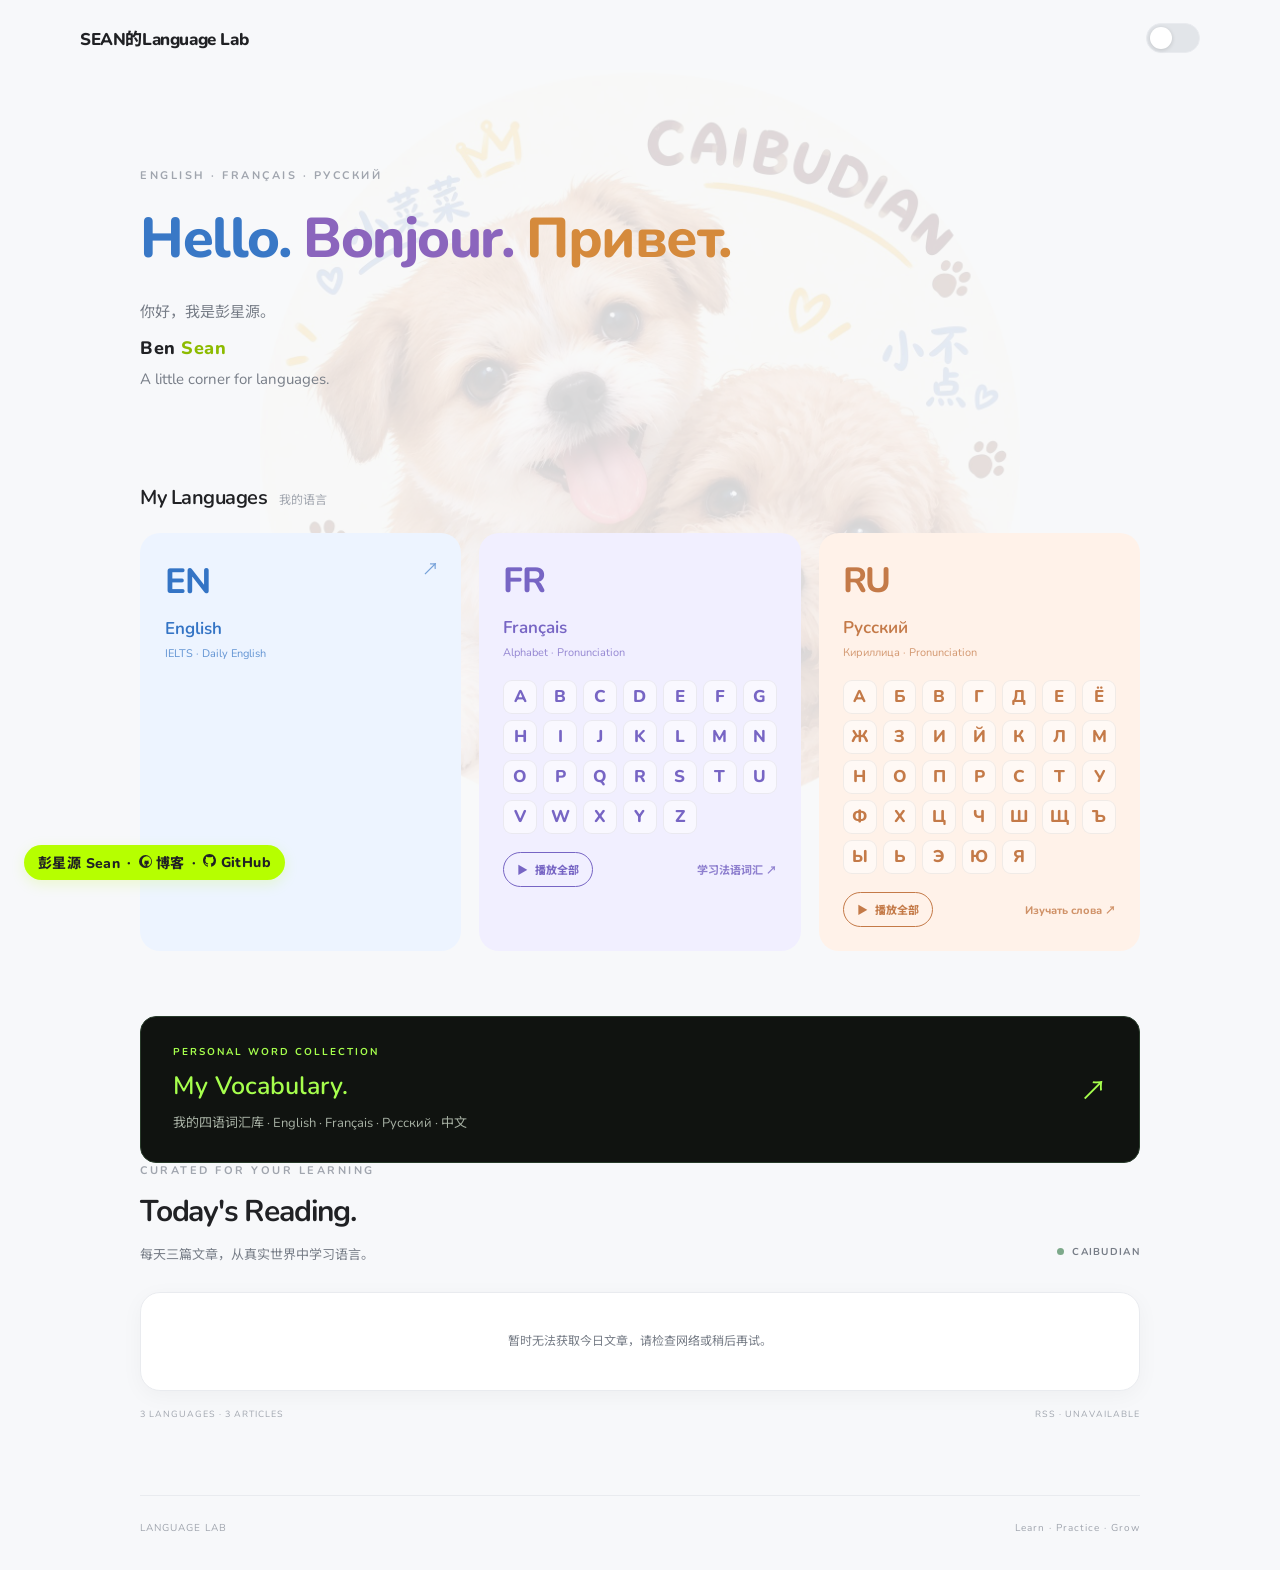
<file: index.html>
<!DOCTYPE html>
<!-- Language Lab 首页：多语言个人学习平台 -->

<html lang="zh-CN">
<head>
  <!-- 一、基础页面设置 -->
  <meta charset="UTF-8">
  <meta name="viewport" content="width=device-width, initial-scale=1.0">
  <meta name="theme-color" content="#ffffff">

  <title> Language Lab | Sean学外语</title>
  <!-- 浏览器标签页图标 -->
  <link rel="icon" type="image/png" href="icon.png">
  <meta name="description" content="A personal space for learning English, French and Russian.">

  <!-- 二、引入页面样式 -->
  <link rel="stylesheet" href="style.css">

<!-- 圆润字体：Noto Sans SC + Nunito -->
<link rel="preconnect" href="https://fonts.googleapis.com">
<link rel="preconnect" href="https://fonts.gstatic.com" crossorigin>
<link href="https://fonts.googleapis.com/css2?family=Nunito:wght@600;700;800&family=Noto+Sans+SC:wght@500;600;700;800&display=swap" rel="stylesheet">

</head>




<body>

  <!-- 三、页面顶部导航 -->
  <header class="site-header">
    <!-- 网站品牌标识 -->
  <a class="brand" href="./">
    <span>SEAN的Language Lab</span>
  </a>

    <!-- 浅色 / 深色主题切换按钮 -->
    <button
      class="theme-toggle"
      id="themeToggle"
      type="button"
      aria-label="切换主题"
    >
      <span id="themeIcon">☾</span>
    </button>
  </header>

  <!-- 四、首页主要内容 -->
  <main class="main-content">

   
  <!-- 欢迎区域 -->
  <section class="hero">
    <p class="eyebrow">ENGLISH · FRANÇAIS · РУССКИЙ</p>

    <h1 class="hero-title">
      <span class="hello-en">Hello.</span>
      <span class="hello-fr">Bonjour.</span>
      <span class="hello-ru">Привет.</span>
    </h1>

    <p class="hero-description">
      你好，我是彭星源。
      <br>
      <span class="hero-name">Ben <span>Sean</span></span>
      <br>
      A little corner for languages.
    </p>
  </section>


  <!-- 五、三种语言入口：字母表朗读与词汇学习 -->

  <section class="language-section">

    <div class="section-heading">
      <h2>My Languages</h2>
      <span>我的语言</span>
    </div>

    <div class="language-grid">

      <!-- 英语：保留原来的词汇库入口 -->
      <a href="vocabulary.html?language=english"
        class="language-card english">

        <span class="language-code">EN</span>
        <span class="language-name">English</span>
        <span class="language-description">IELTS · Daily English</span>
        <span class="card-arrow">↗</span>

      </a>

      <!-- 法语：字母表与发音 -->
      <div class="language-card french alphabet-language-card">

        <span class="language-code">FR</span>
        <span class="language-name">Français</span>
        <span class="language-description">Alphabet · Pronunciation</span>

        <!-- 法语字母由 JavaScript 自动生成 -->
        <div class="alphabet-grid" id="frenchAlphabet"></div>

        <div class="alphabet-actions">

          <button
            class="alphabet-play-button"
            type="button"
            data-play-alphabet="fr">
            <span>▶</span> 播放全部
          </button>

          <a href="vocabulary.html?language=french"
            class="alphabet-study-link">
            学习法语词汇 ↗
          </a>

        </div>

      </div>

      <!-- 俄语：西里尔字母与发音 -->
      <div class="language-card russian alphabet-language-card">

        <span class="language-code">RU</span>
        <span class="language-name">Русский</span>
        <span class="language-description">Кириллица · Pronunciation</span>

        <!-- 俄语字母由 JavaScript 自动生成 -->
        <div class="alphabet-grid" id="russianAlphabet"></div>

        <div class="alphabet-actions">

          <button
            class="alphabet-play-button"
            type="button"
            data-play-alphabet="ru">
            <span>▶</span> 播放全部
          </button>

          <a href="vocabulary.html?language=russian"
            class="alphabet-study-link">
            Изучать слова ↗
          </a>

        </div>

      </div>

    </div>

  </section>



    <!-- 六、个人四语词汇库入口 -->
    <section class="vocabulary-entry-section">
      <a href="vocabulary.html" class="vocabulary-entry">
        <div>
          <p class="eyebrow">PERSONAL WORD COLLECTION</p>
          <h2>My Vocabulary.</h2>
          <p>我的四语词汇库 · English · Français · Русский · 中文</p>
        </div>

        <span class="vocabulary-entry-arrow">↗</span>
      </a>
    </section>

    <!-- 七、每日阅读推荐 -->
    <section class="daily-section">

      <!-- 推荐区域标题 -->
      <div class="daily-heading">
        <div>
          <p class="eyebrow">CURATED FOR YOUR LEARNING</p>
          <h2>Today's Reading.</h2>
          <p class="daily-subtitle">
            每天三篇文章，从真实世界中学习语言。
          </p>
        </div>

        <!-- 保留 CAIBUDIAN 品牌标识 -->
        <div class="daily-brand">
          <span class="daily-brand-dot"></span>
          <span>CAIBUDIAN</span>
        </div>
      </div>

      <!-- 新闻列表：由 JavaScript 从 Worker 动态加载 -->
      <div class="article-list" id="dailyArticles">

        <!-- 初始加载提示 -->
        <div class="daily-loading">
          正在获取今日文章……
        </div>

      </div>

      <!-- 推荐区域底部说明 -->
      <div class="daily-footer">
        <span>3 LANGUAGES · 3 ARTICLES</span>
        <span id="dailyUpdateTime">RSS · LIVE FEED</span>
      </div>

    </section>

  </main>

  <!-- 八、页面底部 -->
  <footer class="site-footer">
    <span>LANGUAGE LAB</span>
    <span>Learn · Practice · Grow</span>
  </footer>

  <!-- 九、引入交互逻辑 -->
  <script src="script.js"></script>

    <!-- 页面左下角个人署名：个人博客 + GitHub 开源仓库 -->
  <div class="personal-signature" aria-label="关于本站作者">
    <span class="signature-name">彭星源 Sean</span>
    <span class="signature-dot" aria-hidden="true">·</span>

    <a
      class="signature-link"
      href="https://pengxingyuan.top"
      target="_blank"
      rel="noopener noreferrer"
      aria-label="访问彭星源的个人博客"
    >
      <svg class="signature-icon" viewBox="0 0 16 16" width="13" height="13" aria-hidden="true" focusable="false">
        <path fill="currentColor" d="M8 0a8 8 0 1 0 0 16A8 8 0 0 0 8 0Zm5.66 3.69a6.6 6.6 0 0 1 1.34 4.03 6.62 6.62 0 0 1-4.24 6.13c-.33.06-.45-.14-.45-.32v-1.2c0-.42-.14-.69-.3-.83 1.03-.11 2.11-.5 2.11-2.28a1.79 1.79 0 0 0-.47-1.24 1.67 1.67 0 0 0-.05-1.23s-.36-.11-1.19.45a4.1 4.1 0 0 0-2.17 0c-.83-.56-1.19-.45-1.19-.45a1.67 1.67 0 0 0-.05 1.23 1.79 1.79 0 0 0-.48 1.25c0 1.77 1.08 2.16 2.11 2.27-.13.12-.25.32-.29.62-.26.12-.9.32-1.29-.38a.94.94 0 0 0-.68-.46s-.43-.01-.03.27c0 0 .29.14.49.66 0 0 .26.85 1.49.58v.83c0 .18-.12.38-.45.32a6.62 6.62 0 0 1-4.24-6.13A6.6 6.6 0 0 1 9.69 1.6a6.6 6.6 0 0 1 3.97 2.09Z"/>
      </svg>
      博客
    </a>

    <span class="signature-dot" aria-hidden="true">·</span>

    <a
      class="signature-link"
      href="https://github.com/pengxingyuan/language-lab"
      target="_blank"
      rel="noopener noreferrer"
      aria-label="在 GitHub 上查看 Language Lab 开源仓库"
    >
      <svg class="signature-icon" viewBox="0 0 16 16" width="13" height="13" aria-hidden="true" focusable="false">
        <path fill="currentColor" d="M8 0C3.58 0 0 3.58 0 8c0 3.54 2.29 6.53 5.47 7.59.4.07.55-.17.55-.38 0-.19-.01-.82-.01-1.49-2.01.37-2.53-.49-2.69-.94-.09-.23-.48-.94-.82-1.13-.28-.15-.68-.52-.01-.53.63-.01 1.08.58 1.23.82.72 1.21 1.87.87 2.33.66.07-.52.28-.87.51-1.07-1.78-.2-3.64-.89-3.64-3.95 0-.87.31-1.59.82-2.15-.08-.2-.36-1.02.08-2.12 0 0 .67-.21 2.2.82.64-.18 1.32-.27 2-.27.68 0 1.36.09 2 .27 1.53-1.04 2.2-.82 2.2-.82.44 1.1.16 1.92.08 2.12.51.56.82 1.27.82 2.15 0 3.07-1.87 3.75-3.65 3.95.29.25.54.73.54 1.48 0 1.07-.01 1.93-.01 2.2 0 .21.15.46.55.38A8.01 8.01 0 0 0 16 8c0-4.42-3.58-8-8-8Z"/>
      </svg>
      GitHub
    </a>
  </div>


</body>
</html>
</file>
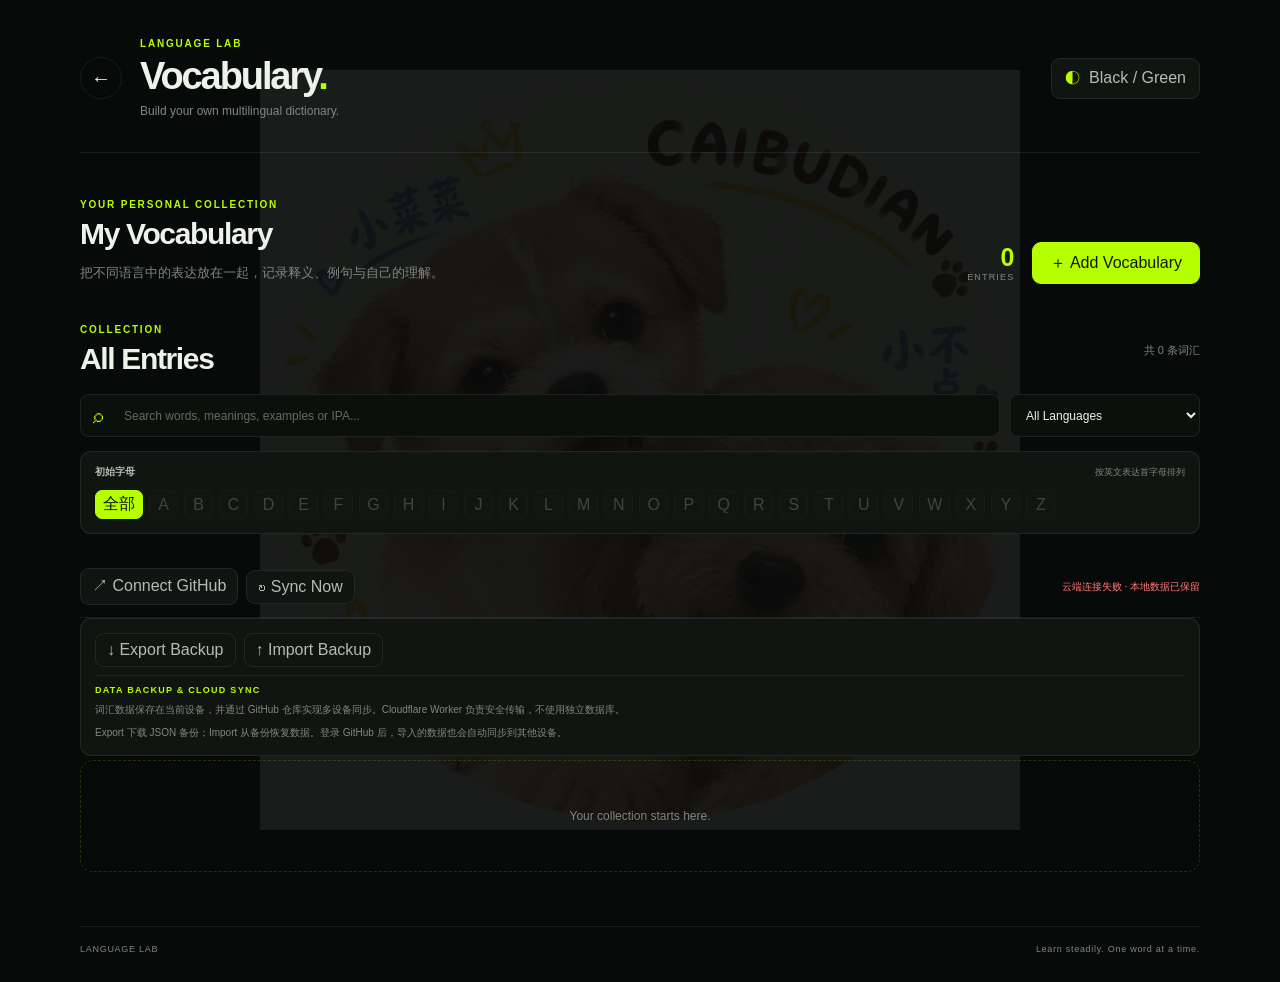
<file: vocabulary.html>
<!DOCTYPE html>
<html lang="zh-CN">
<head>
  <!-- Language Lab 词汇库页面：四语词条、例句、个人备注与可选 IPA 音标 -->
  <meta charset="UTF-8">
  <meta name="viewport" content="width=device-width, initial-scale=1.0">
  <meta name="theme-color" content="#080a09">
  <meta name="description" content="Language Lab 多语言词汇管理与学习工具">
  <title>Vocabulary · Language Lab</title>

  <!-- 词汇库独立样式 -->
  <link rel="stylesheet" href="vocabulary.css">
</head>

<body class="vocabulary-page">

  <!-- 页面主容器 -->
  <div class="vocabulary-shell">

    <!-- 页面顶部 -->
    <header class="vocabulary-header">
      <div class="header-brand">
        <a class="back-link" href="index.html" aria-label="返回 Language Lab 首页">←</a>

        <div>
          <p class="eyebrow">LANGUAGE LAB</p>
          <h1>Vocabulary<span>.</span></h1>
          <p class="header-subtitle">Build your own multilingual dictionary.</p>
        </div>
      </div>

      <button
        id="vocabularyThemeToggle"
        class="theme-toggle"
        type="button"
        aria-label="切换页面主题"
      >
        <span id="vocabularyThemeIcon" aria-hidden="true">☼</span>
        <span id="vocabularyThemeText">Light Mode</span>
      </button>
    </header>

    <main>

      <!-- 词汇概览与新增入口 -->
      <section class="vocabulary-intro">
        <div>
          <p class="section-kicker">YOUR PERSONAL COLLECTION</p>
          <h2>My Vocabulary</h2>
          <p class="intro-description">
            把不同语言中的表达放在一起，记录释义、例句与自己的理解。
          </p>
        </div>

        <div class="intro-actions">
          <div class="total-counter">
            <strong id="total-count">0</strong>
            <span>ENTRIES</span>
          </div>

          <button id="add-entry-button" class="primary-button" type="button">
            ＋ Add Vocabulary
          </button>
        </div>
      </section>

      <!-- 新增与编辑词条表单 -->
      <section id="entry-form-panel" class="entry-form-panel" hidden>

        <div class="panel-heading">
          <div>
            <p class="section-kicker">VOCABULARY EDITOR</p>
            <h2>Add / Edit Entry</h2>
          </div>

          <span class="optional-label">IPA is optional</span>
        </div>

        <form id="vocabulary-form">

          <!-- 基础信息 -->
          <div class="form-section">
            <h3 class="form-section-title">01 · Basic Information</h3>

            <div class="form-field">
              <label for="concept">Concept / 概念名称 <span>*</span></label>
              <input
                id="concept"
                name="concept"
                type="text"
                placeholder="例如：Fruit、Travel、Emotion"
                required
              >
            </div>

            <div class="form-field">
              <label for="chinese-meaning">中文释义</label>
              <input
                id="chinese-meaning"
                name="chinese"
                type="text"
                placeholder="填写这个概念对应的中文意思"
              >
            </div>
          </div>

          <!-- 三种语言的表达与可选音标 -->
          <div class="form-section">
            <h3 class="form-section-title">02 · Expressions & IPA</h3>

            <p class="form-help">
              每种语言可以添加多个表达。IPA 音标为选填项，点击折叠栏后再填写即可。
            </p>

            <div class="language-form-grid">

              <section class="language-form-column">
                <h4><span class="language-code">EN</span> English</h4>

                <div id="english-words" class="expression-container">
                  <div class="dynamic-item">
                    <input class="expression-input" name="english" type="text" placeholder="Add an expression">
                  </div>
                </div>

                <button class="add-field-button" type="button" data-type="expression" data-target="english-words">
                  ＋ Add expression
                </button>
              </section>

              <section class="language-form-column">
                <h4><span class="language-code">FR</span> Français</h4>

                <div id="french-words" class="expression-container">
                  <div class="dynamic-item">
                    <input class="expression-input" name="french" type="text" placeholder="Ajouter une expression">
                  </div>
                </div>

                <button class="add-field-button" type="button" data-type="expression" data-target="french-words">
                  ＋ Add expression
                </button>
              </section>

              <section class="language-form-column">
                <h4><span class="language-code">RU</span> Русский</h4>

                <div id="russian-words" class="expression-container">
                  <div class="dynamic-item">
                    <input class="expression-input" name="russian" type="text" placeholder="Добавить выражение">
                  </div>
                </div>

                <button class="add-field-button" type="button" data-type="expression" data-target="russian-words">
                  ＋ Add expression
                </button>
              </section>

            </div>
          </div>

          <!-- 三种语言的例句 -->
          <div class="form-section">
            <h3 class="form-section-title">03 · Examples</h3>

            <p class="form-help">
              可以记录真实语境中的例句，并添加中文对照。
            </p>

            <div class="examples-form-grid">

              <section class="example-form-column">
                <h4>English Examples</h4>

                <div id="english-examples" class="example-container">
                  <div class="example-item">
                    <textarea name="english-example" rows="2" placeholder="Write an English example..."></textarea>
                    <input name="english-translation" type="text" placeholder="中文对照（可选）">
                  </div>
                </div>

                <button class="add-field-button" type="button" data-type="example" data-target="english-examples">
                  ＋ Add example
                </button>
              </section>

              <section class="example-form-column">
                <h4>Français · Exemples</h4>

                <div id="french-examples" class="example-container">
                  <div class="example-item">
                    <textarea name="french-example" rows="2" placeholder="Écrivez un exemple..."></textarea>
                    <input name="french-translation" type="text" placeholder="中文对照（可选）">
                  </div>
                </div>

                <button class="add-field-button" type="button" data-type="example" data-target="french-examples">
                  ＋ Add example
                </button>
              </section>

              <section class="example-form-column">
                <h4>Русский · Примеры</h4>

                <div id="russian-examples" class="example-container">
                  <div class="example-item">
                    <textarea name="russian-example" rows="2" placeholder="Напишите пример..."></textarea>
                    <input name="russian-translation" type="text" placeholder="中文对照（可选）">
                  </div>
                </div>

                <button class="add-field-button" type="button" data-type="example" data-target="russian-examples">
                  ＋ Add example
                </button>
              </section>

            </div>
          </div>

          <!-- 个人备注 -->
          <div class="form-section">
            <h3 class="form-section-title">04 · Personal Notes</h3>

            <div class="form-field">
              <label for="personal-notes">My Notes / 个人备注</label>
              <textarea id="personal-notes" name="notes" rows="4" placeholder="记录记忆方法、使用场景、语法差异或自己的理解……"></textarea>
            </div>
          </div>

          <!-- 表单操作 -->
          <div class="form-actions">
            <button id="cancel-entry-button" class="secondary-button" type="button">Cancel</button>
            <button class="primary-button" type="submit">Save Vocabulary</button>
          </div>

        </form>
      </section>

      <!-- 搜索与筛选 -->
      <section class="vocabulary-library-section">

        <div class="library-heading">
          <div>
            <p class="section-kicker">COLLECTION</p>
            <h2>All Entries</h2>
          </div>

          <span id="vocabulary-search-status" class="search-status" aria-live="polite">
            共 0 条词汇
          </span>
        </div>

        <div class="search-toolbar">

          <label class="search-input-wrap" for="vocabulary-search-input">
            <span aria-hidden="true">⌕</span>

            <input
              id="vocabulary-search-input"
              type="search"
              placeholder="Search words, meanings, examples or IPA..."
              autocomplete="off"
            >
          </label>

          <select id="vocabulary-search-language" aria-label="按语言筛选">
            <option value="all">All Languages</option>
            <option value="english">English</option>
            <option value="french">Français</option>
            <option value="russian">Русский</option>
            <option value="chinese">中文</option>
          </select>

        </div>

        <!-- A-Z 首字母导航 -->
        <nav class="alphabet-filter" aria-label="按英文首字母筛选">

          <div class="alphabet-filter-heading">
            <span>初始字母</span>
            <span class="alphabet-filter-hint">按英文表达首字母排列</span>
          </div>

          <div id="vocabulary-alphabet-filter" class="alphabet-filter-list">
            <button class="alphabet-button is-active" type="button" data-letter="all" aria-pressed="true">
              全部
            </button>
          </div>

        </nav>

        <!-- JS 自动插入云同步、备份工具栏与词条卡片 -->
        <div id="vocabulary-list" class="vocabulary-list"></div>

      </section>

    </main>

    <!-- 页面底部 -->
    <footer class="vocabulary-footer">
      <span>LANGUAGE LAB</span>
      <span>Learn steadily. One word at a time.</span>
    </footer>

  </div>

  <!-- 页面逻辑 -->
  <script src="vocabulary.js"></script>

</body>
</html>
</file>
<file: style.css>
/* =========================================================
   Language Lab
   全局页面样式与主题配置
   ========================================================= */

/* =========================================================
   一、全局变量：浅色主题
   ========================================================= */

:root {
  color-scheme: light;

  --bg-color: #f7f8fa;
  --surface-color: #ffffff;
  --surface-hover: #f2f3f5;

  --text-primary: #202124;
  --text-secondary: #777d87;
  --text-muted: #a0a5ae;

  --border-color: #e9ebef;
  --shadow-color: rgba(0, 0, 0, 0.04);

  --accent-color: #3978c6;

  --english-bg: #edf4ff;
  --english-color: #3474c5;

  --french-bg: #f1efff;
  --french-color: #7765c4;

  --russian-bg: #fff2e9;
  --russian-color: #c47a48;

  --radius-large: 20px;
  --radius-medium: 14px;

  --transition: 0.25s ease;
}

/* =========================================================
   二、深色主题变量
   ========================================================= */

body.dark-theme {
  color-scheme: dark;

  --bg-color: #151619;
  --surface-color: #202226;
  --surface-hover: #292c31;

  --text-primary: #f0f1f3;
  --text-secondary: #a0a5ae;
  --text-muted: #737983;

  --border-color: #30343a;
  --shadow-color: rgba(0, 0, 0, 0.16);

  --accent-color: #83b5f4;

  --english-bg: #26364b;
  --english-color: #a5c9fa;

  --french-bg: #342e4b;
  --french-color: #c0b5fa;

  --russian-bg: #49362b;
  --russian-color: #f0b58b;
}

/* =========================================================
   三、基础样式
   ========================================================= */

* {
  box-sizing: border-box;
}

html {
  scroll-behavior: smooth;
}

body {
  margin: 0;
  min-height: 100vh;

  background: var(--bg-color);
  color: var(--text-primary);

  font-family:
    "Nunito",
    "Noto Sans SC",
    -apple-system,
    BlinkMacSystemFont,
    "Segoe UI",
    "PingFang SC",
    "Microsoft YaHei",
    sans-serif;

  transition:
    background var(--transition),
    color var(--transition);
}

a {
  color: inherit;
  text-decoration: none;
}

button {
  font: inherit;
}

/* =========================================================
   四、顶部导航与品牌标识
   ========================================================= */

.site-header {
  width: min(1120px, calc(100% - 48px));
  height: 76px;

  margin: 0 auto;

  display: flex;
  align-items: center;
  justify-content: space-between;
}

/* Language Lab 品牌名称 */
.brand {
  position: relative;

  display: inline-flex;
  align-items: center;

  font-family: "Nunito", "Noto Sans SC", sans-serif;
  font-size: 17px;
  font-weight: 800;
  letter-spacing: -0.4px;

  text-decoration: none;
}

/* 确保品牌文字显示在图标上方 */
.brand span {
  position: relative;
  z-index: 1;
}

/* =========================================================
   五、主题切换：滑动开关
   左侧浅色，右侧深色
   ========================================================= */

/* 开关轨道 */
.theme-toggle {
  position: relative;

  width: 54px;
  height: 30px;
  padding: 0;

  display: inline-flex;
  align-items: center;

  flex-shrink: 0;

  border: 1px solid var(--border-color);
  border-radius: 999px;

  background: #e2e5e9;

  cursor: pointer;

  transition:
    background 0.3s ease,
    border-color 0.3s ease,
    box-shadow 0.3s ease;
}

/* 圆形滑块 */
.theme-toggle #themeIcon {
  position: absolute;
  left: 3px;
  top: 3px;

  width: 22px;
  height: 22px;

  display: flex;
  align-items: center;
  justify-content: center;

  border-radius: 50%;
  background: #ffffff;

  /* 隐藏原来的月亮或太阳字符 */
  font-size: 0;
  color: transparent;

  box-shadow: 0 1px 4px rgba(0, 0, 0, 0.15);

  transition:
    transform 0.3s cubic-bezier(0.2, 0.8, 0.2, 1),
    background 0.3s ease;
}

/* 深色模式：荧光绿轨道 */
body.dark-theme .theme-toggle {
  background: #b6ff00;
  border-color: #b6ff00;
}

/* 深色模式：滑块移动到右侧 */
body.dark-theme .theme-toggle #themeIcon {
  transform: translateX(24px);
  background: #202124;
}

/* 鼠标悬停 */
.theme-toggle:hover {
  box-shadow: 0 0 0 4px rgba(182, 255, 0, 0.15);
}

/* 键盘焦点 */
.theme-toggle:focus-visible {
  outline: 2px solid #b6ff00;
  outline-offset: 4px;
}

/* =========================================================
   六、首页主体
   ========================================================= */

.main-content {
  width: min(1000px, calc(100% - 48px));
  margin: 0 auto;
}

/* =========================================================
   七、欢迎区域 Hero
   ========================================================= */

.hero {
  padding: 92px 0 75px;
}

.eyebrow {
  margin: 0 0 20px;

  color: var(--text-muted);

  font-size: 11px;
  font-weight: 700;
  letter-spacing: 2.5px;
}

/* Hero 普通标题基础样式 */
.hero h1 {
  margin: 0;

  font-size: clamp(38px, 6vw, 64px);
  line-height: 1.12;
  letter-spacing: -2.8px;
  font-weight: 700;
}

.hero-description {
  margin-top: 22px;

  color: var(--text-secondary);

  font-size: 15px;
  line-height: 1.9;
}

/* ---------- 三语彩色欢迎标题 ---------- */

.hero .hero-title {
  display: flex;
  flex-wrap: wrap;
  align-items: baseline;
  gap: 0 12px;

  font-family: "Nunito", "Noto Sans SC", sans-serif;
  font-size: clamp(34px, 5vw, 56px);
  font-weight: 800;
  letter-spacing: -1.5px;
  line-height: 1.3;
}

/* 英语：蓝色 */
.hello-en {
  color: #3978c6;
}

/* 法语：紫色 */
.hello-fr {
  color: #8b65bd;
}

/* 俄语：橙色 */
.hello-ru {
  color: #d58a3c;
}

/* 个人英文署名 */
.hero-name {
  display: inline-block;
  margin-top: 5px;

  font-family: "Nunito", "Noto Sans SC", sans-serif;
  font-size: 18px;
  font-weight: 800;
  letter-spacing: 0.5px;

  color: var(--text-primary);
}

/* Sean 使用荧光绿 */
.hero-name span {
  color: #8dbb00;
  font-weight: 800;
}

/* 深色主题下的欢迎标题 */
body.dark-theme .hello-en {
  color: #76aaf0;
}

body.dark-theme .hello-fr {
  color: #b99be8;
}

body.dark-theme .hello-ru {
  color: #e9ad70;
}

body.dark-theme .hero-name span {
  color: #b6ff00;
}

/* =========================================================
   八、通用区块标题
   ========================================================= */

.language-section,
.overview-section,
.activity-section {
  margin-bottom: 65px;
}

.section-heading {
  display: flex;
  align-items: baseline;
  gap: 12px;

  margin-bottom: 22px;
}

.section-heading h2 {
  margin: 0;

  font-size: 20px;
  font-weight: 650;
  letter-spacing: -0.5px;
}

.section-heading span {
  color: var(--text-muted);
  font-size: 12px;
}

/* =========================================================
   九、三语言卡片
   ========================================================= */

.language-grid {
  display: grid;
  grid-template-columns: repeat(3, 1fr);
  gap: 18px;
}

.language-card {
  position: relative;

  min-height: 185px;
  padding: 25px;

  display: flex;
  flex-direction: column;
  align-items: flex-start;

  border-radius: var(--radius-large);

  transition:
    transform var(--transition),
    box-shadow var(--transition);
}

.language-card:hover {
  transform: translateY(-5px);
  box-shadow: 0 12px 30px var(--shadow-color);
}

/* 英语 */
.english {
  background: var(--english-bg);
  color: var(--english-color);
}

/* 法语 */
.french {
  background: var(--french-bg);
  color: var(--french-color);
}

/* 俄语 */
.russian {
  background: var(--russian-bg);
  color: var(--russian-color);
}

.language-code {
  font-size: 35px;
  font-weight: 750;
  letter-spacing: -1.5px;
}

.language-name {
  margin-top: 12px;

  font-size: 17px;
  font-weight: 650;
}

.language-description {
  margin-top: 6px;

  font-size: 11px;
  opacity: 0.75;
}

.card-arrow {
  position: absolute;
  right: 22px;
  top: 22px;

  font-size: 17px;
  opacity: 0.65;
}

/* =========================================================
   十、学习数据卡片
   ========================================================= */

.overview-grid {
  display: grid;
  grid-template-columns: repeat(3, 1fr);
  gap: 15px;
}

.overview-card {
  min-height: 125px;
  padding: 23px;

  display: flex;
  flex-direction: column;
  justify-content: space-between;

  background: var(--surface-color);
  border: 1px solid var(--border-color);
  border-radius: var(--radius-medium);

  box-shadow: 0 4px 15px var(--shadow-color);
}

.overview-label {
  color: var(--text-secondary);
  font-size: 12px;
}

.overview-card strong {
  font-size: 30px;
  font-weight: 650;
  letter-spacing: -1px;
}

.overview-card small {
  color: var(--text-muted);
  font-size: 12px;
  font-weight: 400;
  letter-spacing: 0;
}

/* =========================================================
   十一、最近学习记录
   ========================================================= */

.empty-state {
  min-height: 170px;
  padding: 30px;

  display: flex;
  flex-direction: column;
  align-items: center;
  justify-content: center;

  background: var(--surface-color);
  border: 1px solid var(--border-color);
  border-radius: var(--radius-large);
}

.empty-icon {
  color: var(--text-muted);
  font-size: 25px;
}

.empty-state p {
  margin: 15px 0 5px;

  font-size: 14px;
  font-weight: 550;
}

.empty-state span:last-child {
  color: var(--text-muted);
  font-size: 12px;
}

/* =========================================================
   十二、Today's Reading · 每日文章推荐
   ========================================================= */

/* 推荐区域整体 */
.daily-section {
  margin-bottom: 75px;
}

/* 推荐区域标题 */
.daily-heading {
  display: flex;
  align-items: flex-end;
  justify-content: space-between;
  gap: 20px;

  margin-bottom: 28px;
}

.daily-heading .eyebrow {
  margin-bottom: 13px;
}

.daily-heading h2 {
  margin: 0;

  font-size: 30px;
  font-weight: 680;
  letter-spacing: -1.2px;
}

.daily-subtitle {
  margin: 12px 0 0;

  color: var(--text-secondary);
  font-size: 13px;
}

/* CAIBUDIAN 标识 */
.daily-brand {
  display: flex;
  align-items: center;
  gap: 8px;

  padding-bottom: 5px;

  color: var(--text-secondary);
  font-size: 10px;
  font-weight: 700;
  letter-spacing: 1.3px;
  white-space: nowrap;
}

.daily-brand-dot {
  width: 7px;
  height: 7px;

  border-radius: 50%;
  background: #7da98a;
}

/* 新闻列表外框 */
.article-list {
  overflow: hidden;

  background: var(--surface-color);
  border: 1px solid var(--border-color);
  border-radius: var(--radius-large);

  box-shadow: 0 5px 22px var(--shadow-color);
}

/* 新闻卡片 */
.article-item {
  position: relative;

  display: flex;
  align-items: flex-start;
  gap: 20px;

  padding: 26px;

  border-bottom: 1px solid var(--border-color);

  cursor: pointer;

  transition:
    background var(--transition),
    border-color var(--transition);
}

.article-item:last-child {
  border-bottom: none;
}

/* 键盘访问焦点 */
.article-item:focus-visible {
  outline: 2px solid var(--accent-color);
  outline-offset: -3px;
}

/* 新闻标题 */
.article-content {
  flex: 1;
  min-width: 0;
}

.article-meta {
  display: flex;
  flex-wrap: wrap;
  gap: 12px;

  color: var(--text-muted);

  font-size: 9px;
  font-weight: 700;
  letter-spacing: 1px;
}

.article-content h3 {
  margin: 12px 0 7px;

  color: var(--text-primary);

  font-size: 16px;
  font-weight: 620;
  letter-spacing: -0.3px;

  overflow-wrap: anywhere;
}

.article-content > p {
  margin: 0;

  color: var(--text-secondary);

  font-size: 12px;
  line-height: 1.8;
}

/* 新闻底部信息 */
.article-footer {
  display: flex;
  flex-wrap: wrap;
  align-items: center;
  gap: 14px;

  margin-top: 16px;

  color: var(--text-muted);
  font-size: 10px;
}

.article-level {
  color: var(--accent-color);
  font-weight: 650;
}

/* 媒体来源徽标 */
.article-source {
  display: inline-flex;
  align-items: center;
  justify-content: center;

  min-width: 34px;
  padding: 3px 7px;

  border: 1px solid var(--border-color);
  border-radius: 5px;

  background: var(--surface-hover);
  color: var(--text-secondary);

  font-size: 9px;
  font-weight: 750;
  letter-spacing: 0.8px;
  line-height: 1.3;

  white-space: nowrap;

  transition:
    background var(--transition),
    border-color var(--transition),
    color var(--transition);
}

/* 新闻缩略图 */
.article-image {
  flex-shrink: 0;

  width: 128px;
  height: 88px;

  display: block;

  object-fit: cover;
  object-position: center;

  border-radius: 10px;

  background: var(--surface-hover);

  transition:
    transform var(--transition),
    opacity var(--transition);
}

/* 右侧外链指示图标 */
.article-arrow {
  flex-shrink: 0;

  width: 32px;
  height: 32px;

  display: grid;
  place-items: center;

  margin-left: auto;
  padding: 0;

  border: 1px solid var(--border-color);
  border-radius: 50%;

  background: var(--surface-hover);
  color: var(--text-secondary);

  font-size: 15px;

  transition:
    transform var(--transition),
    background var(--transition),
    color var(--transition),
    border-color var(--transition);
}

/* ---------- 新闻卡片：英语蓝色 ---------- */

.article-en {
  background: #edf4fc;
  border-color: #dce9f8;
}

.article-en:hover {
  background: #e3eefb;
}

/* ---------- 新闻卡片：法语紫色 ---------- */

.article-fr {
  background: #f3effb;
  border-color: #e6dcf7;
}

.article-fr:hover {
  background: #ece5f8;
}

/* ---------- 新闻卡片：俄语橙色 ---------- */

.article-ru {
  background: #fbf2e8;
  border-color: #f3e2ce;
}

.article-ru:hover {
  background: #f7e9d9;
}

/* ---------- 深色主题新闻卡片 ---------- */

body.dark-theme .article-en {
  background: #202e40;
  border-color: #30445e;
}

body.dark-theme .article-en:hover {
  background: #263950;
}

body.dark-theme .article-fr {
  background: #30283e;
  border-color: #46385e;
}

body.dark-theme .article-fr:hover {
  background: #392f4b;
}

body.dark-theme .article-ru {
  background: #3a2d22;
  border-color: #57402e;
}

body.dark-theme .article-ru:hover {
  background: #453526;
}

/* 新闻卡片悬停反馈 */
.article-item:hover .article-image {
  transform: scale(1.02);
}

.article-item:hover .article-source {
  border-color: var(--accent-color);
  color: var(--text-primary);
}

.article-item:hover .article-arrow {
  transform: translate(2px, -2px);

  border-color: var(--accent-color);
  background: var(--surface-color);
  color: var(--text-primary);
}

/* 新闻加载提示 */
.daily-loading {
  padding: 38px 20px;

  color: var(--text-muted);
  text-align: center;

  font-size: 12px;
}

/* 新闻加载失败提示 */
.daily-error {
  padding: 38px 20px;

  color: var(--text-secondary);
  text-align: center;

  font-size: 12px;
  line-height: 1.8;
}

/* 新闻推荐区域底部 */
.daily-footer {
  display: flex;
  justify-content: space-between;
  gap: 15px;

  margin-top: 17px;

  color: var(--text-muted);

  font-size: 9px;
  letter-spacing: 1px;
}

/* =========================================================
   十三、My Vocabulary · 首页词汇本入口
   独立黑色 × 荧光绿配色
   ========================================================= */

.vocabulary-entry {
  display: flex;
  align-items: center;
  justify-content: space-between;
  gap: 24px;

  padding: 28px 32px;
  margin-top: 24px;

  background: #101310;
  border: 1px solid #283b2a;
  border-radius: 16px;

  color: #f2f5f0;
  text-decoration: none;

  transition:
    transform 0.25s ease,
    border-color 0.25s ease,
    box-shadow 0.25s ease;
}

/* 鼠标悬停 */
.vocabulary-entry:hover {
  transform: translateY(-3px);

  border-color: #a6ff4d;

  box-shadow: 0 8px 28px rgba(166, 255, 77, 0.10);
}

/* 英文小标题 */
.vocabulary-entry .eyebrow {
  margin: 0 0 10px;

  color: #a6ff4d;

  letter-spacing: 2px;
  font-size: 10px;
}

/* 词汇本标题 */
.vocabulary-entry h2 {
  margin: 0 0 9px;

  color: #a6ff4d;

  font-size: 25px;
  font-weight: 600;
}

/* 中文与语言说明 */
.vocabulary-entry p:last-child {
  margin: 0;

  color: #a8b2a5;

  font-size: 13px;
  line-height: 1.7;
}

/* 右侧箭头 */
.vocabulary-entry-arrow {
  flex-shrink: 0;

  color: #a6ff4d;
  font-size: 27px;

  transition: transform 0.25s ease;
}

.vocabulary-entry:hover .vocabulary-entry-arrow {
  transform: translate(4px, -4px);
}

/* =========================================================
   十四、个人署名 · 彭星源 Ben Sean
   左下角固定显示，黑色 × 荧光绿
   ========================================================= */

.personal-signature {
  position: fixed;
  left: 24px;
  bottom: 20px;
  z-index: 100;

  display: inline-flex;
  align-items: center;
  gap: 7px;

  font-family: "Nunito", "Noto Sans SC", sans-serif;
  font-size: 14px;
  font-weight: 800;
  letter-spacing: 0.4px;

  color: #202124;
  text-decoration: none;

  background: #b6ff00;

  padding: 7px 14px;
  border-radius: 999px;

  box-shadow: 0 4px 14px rgba(182, 255, 0, 0.18);

  transition:
    transform 0.25s ease,
    box-shadow 0.25s ease;
}

/* 鼠标悬停 */
.personal-signature:hover {
  transform: translateY(-3px);

  box-shadow: 0 7px 20px rgba(182, 255, 0, 0.28);
}

/* 键盘焦点 */
.personal-signature:focus-visible {
  outline: 2px solid #202124;
  outline-offset: 4px;
}

/* =========================================================
   十五、页面底部
   ========================================================= */

.site-footer {
  width: min(1000px, calc(100% - 48px));

  margin: 0 auto;
  padding: 25px 0 35px;

  display: flex;
  justify-content: space-between;

  border-top: 1px solid var(--border-color);

  color: var(--text-muted);

  font-size: 10px;
  letter-spacing: 1px;
}

/* =========================================================
   十六、移动端适配
   ========================================================= */

@media (max-width: 650px) {

  /* 顶部导航 */
  .site-header {
    width: calc(100% - 36px);
    height: 65px;
  }

  /* 页面主体 */
  .main-content {
    width: calc(100% - 36px);
  }

  /* 欢迎区域 */
  .hero {
    padding: 65px 0 55px;
  }

  .hero h1 {
    letter-spacing: -1.8px;
  }

  .hero .hero-title {
    gap: 4px 9px;

    font-size: clamp(29px, 8vw, 40px);
    letter-spacing: -1px;
  }

  .hero-name {
    font-size: 16px;
  }

  /* 三语言卡片 */
  .language-grid {
    grid-template-columns: 1fr;
    gap: 12px;
  }

  .language-card {
    min-height: 145px;
  }

  /* 学习数据卡片 */
  .overview-grid {
    grid-template-columns: 1fr;
    gap: 10px;
  }

  .overview-card {
    min-height: 105px;
  }

  /* 通用区块间距 */
  .language-section,
  .overview-section,
  .activity-section {
    margin-bottom: 48px;
  }

  /* 每日阅读标题 */
  .daily-heading {
    align-items: flex-start;
    flex-direction: column;
  }

  .daily-heading h2 {
    font-size: 27px;
  }

  /* 新闻卡片 */
  .article-item {
    gap: 13px;
    padding: 21px 16px;
  }

  /* 新闻图片 */
  .article-image {
    width: 82px;
    height: 72px;

    border-radius: 8px;
  }

  /* 新闻标题 */
  .article-content h3 {
    font-size: 14px;
  }

  /* 新闻加载状态 */
  .daily-loading,
  .daily-error {
    padding: 30px 16px;
  }

  /* 新闻底部 */
  .daily-footer {
    font-size: 8px;
  }

  /* 词汇本入口 */
  .vocabulary-entry {
    padding: 23px 20px;
  }

  .vocabulary-entry h2 {
    font-size: 22px;
  }

  /* 个人署名 */
  .personal-signature {
    left: 14px;
    bottom: 14px;

    font-size: 12px;
    padding: 6px 11px;
  }

  /* 页面底部 */
  .site-footer {
    width: calc(100% - 36px);

    gap: 15px;
    flex-wrap: wrap;
  }
}

/* =========================================================
   十七、动效辅助：尊重系统减少动态效果设置
   ========================================================= */

@media (prefers-reduced-motion: reduce) {

  *,
  *::before,
  *::after {
    scroll-behavior: auto !important;
    transition-duration: 0.01ms !important;
    animation-duration: 0.01ms !important;
    animation-iteration-count: 1 !important;
  }

}

/* =========================================================
   页面背景图案 · CAIBUDIAN.jpeg
   整页铺设，低透明度，不影响内容阅读
   ========================================================= */

body {
  position: relative;
  isolation: isolate;
}

/* 页面背景图层 */
body::before {
  content: "";

  position: fixed;
  inset: 0;
  z-index: -1;

  background-image: url("CAIBUDIAN.jpeg");
  background-repeat: no-repeat;
  background-position: center;
  background-size: min(65vw, 760px);

  opacity: 0.145;

  pointer-events: none;
}

/* 深色主题下适当提高背景图的可见度 */
body.dark-theme::before {
  opacity: 0.07;
}

/* 手机端背景图适当缩小 */
@media (max-width: 650px) {
  body::before {
    background-size: 90vw;
    background-position: center 100%;
  }
}

/* =========================================================
   十八、Alphabet Learning · 字母表学习模块
   法语与俄语字母展示、朗读按钮及播放控制
   ========================================================= */

/* 法语与俄语学习卡片 */
.alphabet-language-card {
  min-height: 0;
  padding: 24px;
}

/* 字母表网格 */
.alphabet-grid {
  width: 100%;

  display: grid;
  grid-template-columns: repeat(7, minmax(0, 1fr));
  gap: 6px;

  margin-top: 20px;
}

/* 单个字母按钮 */
.alphabet-letter {
  min-width: 0;
  aspect-ratio: 1 / 1;

  display: flex;
  align-items: center;
  justify-content: center;

  padding: 0;

  border: 1px solid rgba(0, 0, 0, 0.06);
  border-radius: 9px;

  background: rgba(255, 255, 255, 0.55);
  color: inherit;

  font-family: "Nunito", "Noto Sans SC", sans-serif;
  font-size: 17px;
  font-weight: 800;

  cursor: pointer;

  transition:
    transform 0.2s ease,
    background 0.2s ease,
    box-shadow 0.2s ease;
}

/* 字母悬停 */
.alphabet-letter:hover {
  transform: translateY(-2px);

  background: rgba(255, 255, 255, 0.95);
  box-shadow: 0 3px 10px rgba(0, 0, 0, 0.07);
}

/* 当前正在朗读的字母 */
.alphabet-letter.is-speaking {
  background: var(--surface-color);
  outline: 2px solid currentColor;
  outline-offset: -2px;
}

/* 键盘焦点 */
.alphabet-letter:focus-visible,
.alphabet-play-button:focus-visible,
.alphabet-study-link:focus-visible {
  outline: 2px solid currentColor;
  outline-offset: 3px;
}

/* 字母表底部操作区域 */
.alphabet-actions {
  width: 100%;

  display: flex;
  align-items: center;
  justify-content: space-between;
  flex-wrap: wrap;
  gap: 12px;

  margin-top: 18px;
}

/* 播放全部按钮 */
.alphabet-play-button {
  display: inline-flex;
  align-items: center;
  gap: 7px;

  padding: 8px 13px;

  border: 1px solid currentColor;
  border-radius: 999px;

  background: transparent;
  color: inherit;

  font-size: 11px;
  font-weight: 750;

  cursor: pointer;

  transition:
    background 0.2s ease,
    transform 0.2s ease;
}

.alphabet-play-button:hover {
  background: rgba(255, 255, 255, 0.55);
  transform: translateY(-2px);
}

.alphabet-play-button:disabled {
  opacity: 0.5;
  cursor: not-allowed;
}

/* 词汇学习链接 */
.alphabet-study-link {
  color: inherit;

  font-size: 11px;
  font-weight: 750;

  opacity: 0.8;

  transition: opacity 0.2s ease;
}

.alphabet-study-link:hover {
  opacity: 1;
  text-decoration: underline;
}

/* 深色主题下的字母按钮 */
body.dark-theme .alphabet-letter {
  border-color: rgba(255, 255, 255, 0.08);
  background: rgba(255, 255, 255, 0.06);
}

body.dark-theme .alphabet-letter:hover {
  background: rgba(255, 255, 255, 0.13);
}

body.dark-theme .alphabet-letter.is-speaking {
  background: rgba(255, 255, 255, 0.15);
}

body.dark-theme .alphabet-play-button:hover {
  background: rgba(255, 255, 255, 0.09);
}

/* 手机端适配 */
@media (max-width: 650px) {

  .alphabet-language-card {
    padding: 22px;
  }

  .alphabet-grid {
    grid-template-columns: repeat(7, minmax(0, 1fr));
    gap: 7px;
  }

  .alphabet-letter {
    font-size: 16px;
    border-radius: 8px;
  }

  .alphabet-actions {
    margin-top: 16px;
  }

}

/* =========================================================
   十九、跨平台语音状态提示
   ========================================================= */

.alphabet-status {
  min-height: 16px;
  margin-top: 10px;

  color: inherit;
  opacity: 0.65;

  font-size: 11px;
  line-height: 1.5;

  text-align: left;
}
</file>
<file: vocabulary.css>
/* =========================================================
   Language Lab · Vocabulary
   词汇库完整页面样式：黑色 × 荧光绿 / 浅色双主题
   ========================================================= */

/* ---------- 01. 主题变量 ---------- */

body.vocabulary-page {
  --page-bg: #080a09;
  --surface: #111512;
  --surface-soft: #151a16;
  --surface-hover: #1a211b;
  --text-main: #edf2eb;
  --text-secondary: #b3bdb2;
  --text-muted: #7e897e;
  --border: rgba(190, 255, 0, 0.16);
  --border-soft: rgba(255, 255, 255, 0.08);
  --input-bg: #0c100d;
  --neon: #b6ff00;
  --neon-soft: rgba(182, 255, 0, 0.09);
  --danger: #ff7777;
  --shadow: 0 18px 50px rgba(0, 0, 0, 0.22);

  position: relative;
  isolation: isolate;
  margin: 0;
  min-height: 100vh;
  background: var(--page-bg);
  color: var(--text-main);
  font-family: Inter, -apple-system, BlinkMacSystemFont, "Segoe UI", "Noto Sans SC", sans-serif;
  transition: background 0.25s ease, color 0.25s ease;
}

/* 背景图层：不影响页面内容和交互 */
body.vocabulary-page::before {
  content: "";
  position: fixed;
  inset: 0;
  z-index: -1;
  background-image: url("CAIBUDIAN.jpeg");
  background-repeat: no-repeat;
  background-position: center;
  background-size: min(65vw, 760px);
  opacity: 0.075;
  pointer-events: none;
}

body.vocabulary-page.vocabulary-light {
  --page-bg: #f5f7f3;
  --surface: #ffffff;
  --surface-soft: #f8faf6;
  --surface-hover: #eff4e9;
  --text-main: #20271e;
  --text-secondary: #53604f;
  --text-muted: #879184;
  --border: rgba(103, 145, 25, 0.24);
  --border-soft: rgba(35, 50, 28, 0.10);
  --input-bg: #ffffff;
  --neon: #78b900;
  --neon-soft: rgba(120, 185, 0, 0.09);
  --danger: #d94b4b;
  --shadow: 0 16px 42px rgba(33, 48, 24, 0.07);
}

body.vocabulary-page.vocabulary-light::before {
  opacity: 0.10;
}

/* ---------- 02. 基础样式隔离 ---------- */

body.vocabulary-page,
body.vocabulary-page * {
  box-sizing: border-box;
}

body.vocabulary-page *::before,
body.vocabulary-page *::after {
  box-sizing: border-box;
}

body.vocabulary-page button,
body.vocabulary-page input,
body.vocabulary-page textarea,
body.vocabulary-page select {
  font: inherit;
}

body.vocabulary-page button {
  cursor: pointer;
}

body.vocabulary-page [hidden] {
  display: none !important;
}

body.vocabulary-page a {
  color: inherit;
}

body.vocabulary-page h1,
body.vocabulary-page h2,
body.vocabulary-page h3,
body.vocabulary-page h4,
body.vocabulary-page p {
  overflow-wrap: anywhere;
}

/* ---------- 03. 页面框架与页眉 ---------- */

.vocabulary-shell {
  width: min(1120px, calc(100% - 40px));
  margin: 0 auto;
  padding: 38px 0 28px;
}

.vocabulary-header,
.header-brand,
.intro-actions,
.library-heading,
.panel-heading,
.form-actions,
.entry-header,
.entry-actions {
  display: flex;
  align-items: center;
  justify-content: space-between;
  gap: 18px;
}

.vocabulary-header {
  padding-bottom: 34px;
  border-bottom: 1px solid var(--border-soft);
}

.header-brand {
  justify-content: flex-start;
}

.back-link {
  display: grid;
  place-items: center;
  width: 42px;
  height: 42px;
  flex: 0 0 42px;
  border: 1px solid var(--border-soft);
  border-radius: 50%;
  color: var(--text-secondary);
  text-decoration: none;
  font-size: 20px;
  transition: 0.2s ease;
}

.back-link:hover {
  color: var(--neon);
  border-color: var(--border);
  background: var(--neon-soft);
}

.eyebrow,
.section-kicker {
  margin: 0 0 7px;
  color: var(--neon);
  font-size: 10px;
  font-weight: 750;
  letter-spacing: 0.18em;
}

.vocabulary-header h1 {
  margin: 0;
  color: var(--text-main);
  font-size: clamp(27px, 4vw, 38px);
  line-height: 1.08;
  letter-spacing: -0.055em;
}

.vocabulary-header h1 span {
  color: var(--neon);
}

.header-subtitle {
  margin: 7px 0 0;
  color: var(--text-muted);
  font-size: 12px;
}

/* ---------- 04. 按钮 ---------- */

.theme-toggle,
.secondary-button,
.backup-button,
.delete-entry-button,
.add-field-button {
  border: 1px solid var(--border-soft);
  border-radius: 9px;
  background: var(--surface);
  color: var(--text-secondary);
  transition: 0.2s ease;
}

.theme-toggle {
  display: inline-flex;
  align-items: center;
  gap: 9px;
  padding: 10px 13px;
  font-size: 11px;
}

.theme-toggle:hover,
.secondary-button:hover,
.backup-button:hover,
.add-field-button:hover {
  color: var(--neon);
  border-color: var(--border);
  background: var(--surface-hover);
}

#vocabularyThemeIcon {
  color: var(--neon);
  font-size: 15px;
}

.primary-button {
  min-height: 42px;
  padding: 0 17px;
  border: 1px solid var(--neon);
  border-radius: 9px;
  background: var(--neon);
  color: #11170a;
  font-size: 12px;
  font-weight: 750;
  transition: transform 0.2s ease, filter 0.2s ease;
}

.primary-button:hover {
  filter: brightness(1.07);
  transform: translateY(-1px);
}

body.vocabulary-page.vocabulary-light .primary-button {
  color: #ffffff;
  border-color: #78b900;
  background: #78b900;
}

/* ---------- 05. 页面标题与新增入口 ---------- */

.vocabulary-intro {
  display: flex;
  align-items: flex-end;
  justify-content: space-between;
  gap: 28px;
  padding: 46px 0 35px;
}

.vocabulary-intro h2,
.library-heading h2,
.panel-heading h2 {
  margin: 0;
  color: var(--text-main);
  font-size: clamp(23px, 3vw, 30px);
  font-weight: 650;
  letter-spacing: -0.045em;
}

.intro-description {
  max-width: 560px;
  margin: 10px 0 0;
  color: var(--text-muted);
  font-size: 13px;
  line-height: 1.8;
}

.intro-actions {
  justify-content: flex-end;
  flex-wrap: wrap;
}

.total-counter {
  display: flex;
  flex-direction: column;
  align-items: flex-end;
  gap: 2px;
  min-width: 62px;
}

.total-counter strong {
  color: var(--neon);
  font-size: 25px;
  font-weight: 650;
  line-height: 1;
  font-variant-numeric: tabular-nums;
}

.total-counter span {
  color: var(--text-muted);
  font-size: 9px;
  letter-spacing: 0.13em;
}

/* ---------- 06. 表单面板 ---------- */

.entry-form-panel {
  margin: 0 0 48px;
  padding: clamp(20px, 4vw, 34px);
  border: 1px solid var(--border);
  border-radius: 16px;
  background: var(--surface);
  box-shadow: var(--shadow);
  scroll-margin-top: 24px;
}

.panel-heading {
  margin-bottom: 27px;
  padding-bottom: 19px;
  border-bottom: 1px solid var(--border-soft);
}

.optional-label {
  padding: 7px 10px;
  border: 1px solid var(--border);
  border-radius: 999px;
  color: var(--neon);
  background: var(--neon-soft);
  font-size: 10px;
  white-space: nowrap;
}

.form-section {
  padding: 22px 0;
  border-bottom: 1px solid var(--border-soft);
}

.form-section:first-of-type {
  padding-top: 0;
}

.form-section:last-of-type {
  border-bottom: 0;
}

.form-section-title {
  margin: 0 0 17px;
  color: var(--text-main);
  font-size: 13px;
  font-weight: 700;
  letter-spacing: 0.02em;
}

.form-section-title::first-letter {
  color: var(--neon);
}

.form-help {
  margin: -8px 0 18px;
  color: var(--text-muted);
  font-size: 11px;
  line-height: 1.7;
}

.form-field {
  display: flex;
  flex-direction: column;
  gap: 8px;
  margin-bottom: 16px;
}

.form-field:last-child {
  margin-bottom: 0;
}

.form-field label {
  color: var(--text-secondary);
  font-size: 11px;
  font-weight: 600;
}

.form-field label span {
  color: var(--neon);
}

/* ---------- 07. 输入框 ---------- */

body.vocabulary-page input,
body.vocabulary-page textarea,
body.vocabulary-page select {
  width: 100%;
  min-width: 0;
  border: 1px solid var(--border-soft);
  border-radius: 8px;
  outline: none;
  background: var(--input-bg);
  color: var(--text-main);
  font-size: 12px;
  transition: border-color 0.2s ease, box-shadow 0.2s ease;
}

body.vocabulary-page input,
body.vocabulary-page select {
  min-height: 41px;
  padding: 9px 11px;
}

body.vocabulary-page textarea {
  min-height: 76px;
  padding: 10px 11px;
  resize: vertical;
  line-height: 1.65;
}

body.vocabulary-page input::placeholder,
body.vocabulary-page textarea::placeholder {
  color: var(--text-muted);
  opacity: 0.75;
}

body.vocabulary-page input:focus,
body.vocabulary-page textarea:focus,
body.vocabulary-page select:focus {
  border-color: var(--neon);
  box-shadow: 0 0 0 3px var(--neon-soft);
}

/* ---------- 08. 三语表达与例句录入 ---------- */

.language-form-grid,
.examples-form-grid {
  display: grid;
  grid-template-columns: repeat(3, minmax(0, 1fr));
  gap: 15px;
}

.language-form-column,
.example-form-column {
  min-width: 0;
  padding: 15px;
  border: 1px solid var(--border-soft);
  border-radius: 11px;
  background: var(--surface-soft);
}

.language-form-column h4,
.example-form-column h4 {
  display: flex;
  align-items: center;
  gap: 8px;
  margin: 0 0 13px;
  color: var(--text-main);
  font-size: 12px;
  font-weight: 700;
}

.language-code {
  display: inline-grid;
  place-items: center;
  width: 25px;
  height: 22px;
  border-radius: 6px;
  background: var(--neon-soft);
  color: var(--neon);
  font-size: 9px;
  letter-spacing: 0.04em;
}

.expression-container,
.example-container {
  display: flex;
  flex-direction: column;
  gap: 10px;
  min-width: 0;
}

.dynamic-item {
  display: flex;
  flex-direction: column;
  align-items: stretch;
  gap: 8px;
  min-width: 0;
}

.dynamic-item .expression-input {
  width: 100%;
}

.example-item {
  display: flex;
  flex-direction: column;
  gap: 7px;
  min-width: 0;
}

.example-item textarea {
  min-height: 67px;
}

.add-field-button {
  margin-top: 11px;
  padding: 7px 10px;
  font-size: 10px;
}

.remove-field-button {
  align-self: flex-end;
  padding: 3px 7px;
  border: 0;
  border-radius: 5px;
  background: transparent;
  color: var(--text-muted);
  font-size: 10px;
}

.remove-field-button:hover {
  color: var(--danger);
  background: rgba(255, 90, 90, 0.08);
}

.form-actions {
  justify-content: flex-end;
  padding-top: 23px;
}

.secondary-button {
  min-height: 42px;
  padding: 0 17px;
  font-size: 12px;
}

/* ---------- 09. 可选 IPA 音标录入 ---------- */

body.vocabulary-page .ipa-field {
  width: 100%;
  padding: 0 11px;
  border: 1px solid var(--border-soft);
  border-radius: 8px;
  background: var(--input-bg);
}

body.vocabulary-page .ipa-field summary {
  padding: 9px 0;
  color: var(--text-muted);
  font-size: 10px;
  cursor: pointer;
  list-style: none;
  user-select: none;
  transition: color 0.2s ease;
}

body.vocabulary-page .ipa-field summary::-webkit-details-marker {
  display: none;
}

body.vocabulary-page .ipa-field summary::before {
  content: "+";
  display: inline-block;
  width: 18px;
  color: var(--neon);
  font-size: 13px;
}

body.vocabulary-page .ipa-field[open] summary::before {
  content: "−";
}

body.vocabulary-page .ipa-field summary:hover,
body.vocabulary-page .ipa-field[open] summary {
  color: var(--neon);
}

body.vocabulary-page .ipa-field .ipa-input {
  margin: 0 0 10px;
  min-height: 38px;
  padding: 8px 10px;
  font-size: 11px;
}

body.vocabulary-page .ipa-field summary:focus-visible {
  outline: 2px solid var(--neon);
  outline-offset: 3px;
  border-radius: 3px;
}

/* ---------- 10. 搜索与词条列表 ---------- */

.vocabulary-library-section {
  padding-top: 5px;
}

.library-heading {
  margin-bottom: 18px;
}

.search-status {
  color: var(--text-muted);
  font-size: 11px;
  white-space: nowrap;
}

.search-toolbar {
  display: grid;
  grid-template-columns: minmax(0, 1fr) 190px;
  gap: 10px;
  margin-bottom: 18px;
}

.search-input-wrap {
  display: flex;
  align-items: center;
  gap: 10px;
  min-width: 0;
  padding-left: 12px;
  border: 1px solid var(--border-soft);
  border-radius: 9px;
  background: var(--input-bg);
  color: var(--neon);
}

.search-input-wrap:focus-within {
  border-color: var(--neon);
  box-shadow: 0 0 0 3px var(--neon-soft);
}

.search-input-wrap > span {
  font-size: 20px;
}

.search-input-wrap input {
  border: 0 !important;
  box-shadow: none !important;
  background: transparent !important;
}

.search-toolbar select {
  cursor: pointer;
}

/* 搜索清空按钮由 JS 动态创建 */
.search-clear-button {
  display: inline-grid;
  place-items: center;
  flex: 0 0 34px;
  width: 34px;
  height: 34px;
  margin-right: 5px;
  border: 0;
  border-radius: 7px;
  background: transparent;
  color: var(--text-muted);
  font-size: 17px;
  transition: 0.2s ease;
}

.search-clear-button:hover {
  background: var(--neon-soft);
  color: var(--neon);
}

.search-clear-button:focus-visible {
  outline: 2px solid var(--neon);
  outline-offset: 2px;
}

.vocabulary-list {
  display: flex;
  flex-direction: column;
  gap: 14px;
}

.empty-message {
  margin: 0;
  padding: 48px 20px;
  border: 1px dashed var(--border);
  border-radius: 13px;
  color: var(--text-muted);
  text-align: center;
  font-size: 12px;
}

/* ---------- 11. 云同步与备份工具栏 ---------- */

.vocabulary-sync-toolbar,
.vocabulary-backup-actions {
  display: flex;
  align-items: center;
  flex-wrap: wrap;
  gap: 8px;
  padding: 12px 0;
}

.vocabulary-sync-toolbar {
  border-bottom: 1px solid var(--border-soft);
}

.vocabulary-backup-actions {
  align-items: stretch;
  margin-bottom: 4px;
  padding: 14px;
  border: 1px solid var(--border-soft);
  border-radius: 11px;
  background: var(--surface);
}

.backup-button {
  min-height: 34px;
  padding: 7px 11px;
  font-size: 10px;
  white-space: nowrap;
}

.vocabulary-sync-status {
  margin-left: auto;
  color: var(--text-muted);
  font-size: 10px;
}

.vocabulary-sync-status[data-state="success"] {
  color: var(--neon);
}

.vocabulary-sync-status[data-state="error"] {
  color: var(--danger);
}

.backup-info {
  flex: 1 1 100%;
  padding-top: 9px;
  border-top: 1px solid var(--border-soft);
}

.backup-info-title {
  color: var(--neon);
  font-size: 9px;
  font-weight: 750;
  letter-spacing: 0.14em;
}

.backup-info-description,
.backup-info-tip {
  margin: 6px 0 0;
  color: var(--text-muted);
  font-size: 10px;
  line-height: 1.7;
}

/* ---------- 12. 词条卡片 ---------- */

.vocabulary-card {
  padding: 22px;
  border: 1px solid var(--border-soft);
  border-radius: 13px;
  background: var(--surface);
  box-shadow: 0 7px 24px rgba(0, 0, 0, 0.06);
  transition: border-color 0.2s ease, transform 0.2s ease, background 0.2s ease;
}

.vocabulary-card:hover {
  border-color: var(--border);
  transform: translateY(-1px);
}

.entry-header {
  justify-content: flex-start;
  gap: 12px;
  margin-bottom: 18px;
}

.entry-concept {
  margin: 0;
  color: var(--text-main);
  font-size: 19px;
  font-weight: 700;
  letter-spacing: -0.025em;
  overflow-wrap: anywhere;
}

.entry-date {
  color: var(--text-muted);
  font-size: 10px;
  white-space: nowrap;
}

.entry-chinese-meaning,
.entry-notes {
  margin: 0 0 17px;
  padding: 12px 14px;
  border-radius: 9px;
  background: var(--surface-soft);
}

.entry-language {
  margin: 0 0 7px;
  color: var(--neon);
  font-size: 9px;
  font-weight: 750;
  letter-spacing: 0.12em;
}

.entry-meaning-content,
.entry-content {
  margin: 0;
  color: var(--text-secondary);
  font-size: 12px;
  line-height: 1.75;
  white-space: pre-wrap;
  overflow-wrap: anywhere;
}

.entry-language-grid {
  display: grid;
  grid-template-columns: repeat(3, minmax(0, 1fr));
  gap: 12px;
}

.entry-language-column {
  min-width: 0;
  padding: 13px;
  border: 1px solid var(--border-soft);
  border-radius: 9px;
  background: var(--surface-soft);
}

.entry-expression-list {
  display: flex;
  flex-direction: column;
  gap: 12px;
}

.entry-expression-item {
  min-width: 0;
}

.entry-expression-text {
  margin: 0;
  color: var(--text-main);
  font-size: 13px;
  line-height: 1.65;
  overflow-wrap: anywhere;
}

.entry-expression-ipa {
  margin: 2px 0 0;
  color: var(--text-muted);
  font-size: 10px;
  line-height: 1.5;
  font-family: "Segoe UI", "Noto Sans", sans-serif;
  overflow-wrap: anywhere;
}

.entry-examples-group {
  display: grid;
  grid-template-columns: repeat(3, minmax(0, 1fr));
  gap: 12px;
  margin-top: 15px;
}

.entry-example-section {
  min-width: 0;
  padding: 13px;
  border: 1px solid var(--border-soft);
  border-radius: 9px;
}

.entry-example + .entry-example {
  margin-top: 11px;
  padding-top: 10px;
  border-top: 1px solid var(--border-soft);
}

.example-text {
  margin: 0;
  color: var(--text-secondary);
  font-size: 11px;
  line-height: 1.7;
  overflow-wrap: anywhere;
}

.example-translation {
  margin: 4px 0 0;
  color: var(--text-muted);
  font-size: 10px;
  line-height: 1.6;
  overflow-wrap: anywhere;
}

.entry-notes {
  margin-top: 15px;
  margin-bottom: 0;
}

.entry-actions {
  justify-content: flex-end;
  margin-top: 17px;
  padding-top: 13px;
  border-top: 1px solid var(--border-soft);
}

.delete-entry-button {
  min-height: 34px;
  padding: 7px 11px;
  color: var(--danger);
  font-size: 10px;
}

.delete-entry-button:hover {
  border-color: rgba(255, 100, 100, 0.35);
  background: rgba(255, 90, 90, 0.08);
}

/* ---------- 13. 浅色主题细节 ---------- */

body.vocabulary-page.vocabulary-light .vocabulary-card {
  box-shadow: var(--shadow);
}

body.vocabulary-page.vocabulary-light .ipa-field {
  background: #fbfcfa;
}

/* ---------- 14. 页面底部 ---------- */

.vocabulary-footer {
  display: flex;
  justify-content: space-between;
  gap: 15px;
  margin-top: 54px;
  padding-top: 17px;
  border-top: 1px solid var(--border-soft);
  color: var(--text-muted);
  font-size: 9px;
  letter-spacing: 0.08em;
}

/* ---------- 15. A-Z 首字母导航 ---------- */

.alphabet-filter {
  margin: -4px 0 22px;
  padding: 13px 14px 14px;
  border: 1px solid var(--border-soft);
  border-radius: 11px;
  background: var(--surface);
}

.alphabet-filter-heading {
  display: flex;
  align-items: center;
  justify-content: space-between;
  gap: 12px;
  margin-bottom: 11px;
  color: var(--text-secondary);
  font-size: 10px;
  font-weight: 650;
}

.alphabet-filter-hint {
  color: var(--text-muted);
  font-size: 9px;
  font-weight: 400;
}

.alphabet-filter-list {
  display: flex;
  flex-wrap: wrap;
  gap: 6px;
}

.alphabet-button {
  display: inline-grid;
  place-items: center;
  min-width: 29px;
  height: 29px;
  padding: 0 7px;
  border: 1px solid var(--border-soft);
  border-radius: 7px;
  background: var(--surface-soft);
  color: var(--text-secondary);
  font-size: 10px;
  font-weight: 650;
  transition: color 0.18s ease, border-color 0.18s ease, background 0.18s ease, opacity 0.18s ease;
}

.alphabet-button:hover:not(:disabled) {
  border-color: var(--border);
  color: var(--neon);
}

.alphabet-button.is-active {
  border-color: var(--neon);
  background: var(--neon);
  color: #11170a;
}

.alphabet-button:disabled {
  cursor: not-allowed;
  opacity: 0.28;
}

.alphabet-button:focus-visible {
  outline: 2px solid var(--neon);
  outline-offset: 2px;
}

/* ---------- 16. 响应式布局 ---------- */

@media (max-width: 820px) {
  .language-form-grid,
  .examples-form-grid,
  .entry-language-grid,
  .entry-examples-group {
    grid-template-columns: 1fr;
  }

  .language-form-column,
  .example-form-column {
    padding: 13px;
  }
}

@media (max-width: 600px) {
  .vocabulary-shell {
    width: min(100% - 28px, 1120px);
    padding-top: 22px;
  }

  .vocabulary-header {
    align-items: flex-start;
    padding-bottom: 23px;
  }

  .back-link {
    width: 36px;
    height: 36px;
    flex-basis: 36px;
  }

  .theme-toggle {
    gap: 6px;
    padding: 8px 9px;
    font-size: 10px;
  }

  .vocabulary-intro {
    align-items: flex-start;
    flex-direction: column;
    gap: 20px;
    padding: 34px 0 27px;
  }

  .intro-actions {
    width: 100%;
    justify-content: space-between;
  }

  .total-counter {
    align-items: flex-start;
  }

  .search-toolbar {
    grid-template-columns: 1fr;
  }

  .library-heading {
    align-items: flex-end;
  }

  .vocabulary-card {
    padding: 16px;
  }

  .entry-header {
    align-items: flex-start;
    flex-direction: column;
    gap: 5px;
  }

  .vocabulary-sync-status {
    flex-basis: 100%;
    margin-left: 0;
  }

  .vocabulary-footer {
    flex-direction: column;
    gap: 6px;
  }

  .alphabet-filter {
    padding: 11px;
  }

  .alphabet-filter-list {
    gap: 5px;
  }

  .alphabet-button {
    min-width: 27px;
    height: 28px;
    padding: 0 6px;
  }
}

/* ---------- 17. 单词与例句语音朗读 ---------- */

/* 表达文字与播放按钮横向排列 */
.entry-expression-row,
.example-speech-row {
  display: flex;
  align-items: flex-start;
  gap: 8px;
  min-width: 0;
}

/* 文字占据剩余空间 */
.entry-expression-row .entry-expression-text,
.example-speech-row .example-text {
  flex: 1;
  min-width: 0;
}

/* 语音播放按钮 */
.speech-button {
  display: inline-grid;
  place-items: center;
  flex: 0 0 27px;
  width: 27px;
  height: 27px;
  margin-top: -3px;
  padding: 0;
  border: 1px solid var(--border-soft);
  border-radius: 7px;
  background: transparent;
  color: var(--text-muted);
  font-size: 12px;
  line-height: 1;
  cursor: pointer;
  transition:
    color 0.2s ease,
    border-color 0.2s ease,
    background 0.2s ease,
    transform 0.2s ease;
}

/* 鼠标悬停 */
.speech-button:hover {
  border-color: var(--border);
  background: var(--neon-soft);
  color: var(--neon);
  transform: translateY(-1px);
}

/* 键盘焦点 */
.speech-button:focus-visible {
  outline: 2px solid var(--neon);
  outline-offset: 2px;
}

/* 正在播放 */
.speech-button.is-speaking {
  border-color: var(--neon);
  background: var(--neon-soft);
  color: var(--neon);
  animation: speech-pulse 1.2s ease-in-out infinite;
}

/* 播放状态轻微呼吸效果 */
@keyframes speech-pulse {
  0%,
  100% {
    box-shadow: 0 0 0 0 rgba(182, 255, 0, 0);
  }

  50% {
    box-shadow: 0 0 0 4px rgba(182, 255, 0, 0.09);
  }
}

/* 浅色主题适配 */
body.vocabulary-page.vocabulary-light .speech-button {
  color: var(--text-muted);
}

body.vocabulary-page.vocabulary-light .speech-button:hover,
body.vocabulary-page.vocabulary-light .speech-button.is-speaking {
  color: var(--neon);
}

/* 减少动态效果的系统偏好 */
@media (prefers-reduced-motion: reduce) {
  .speech-button,
  .speech-button.is-speaking {
    animation: none;
    transition: none;
  }
}
</file>
